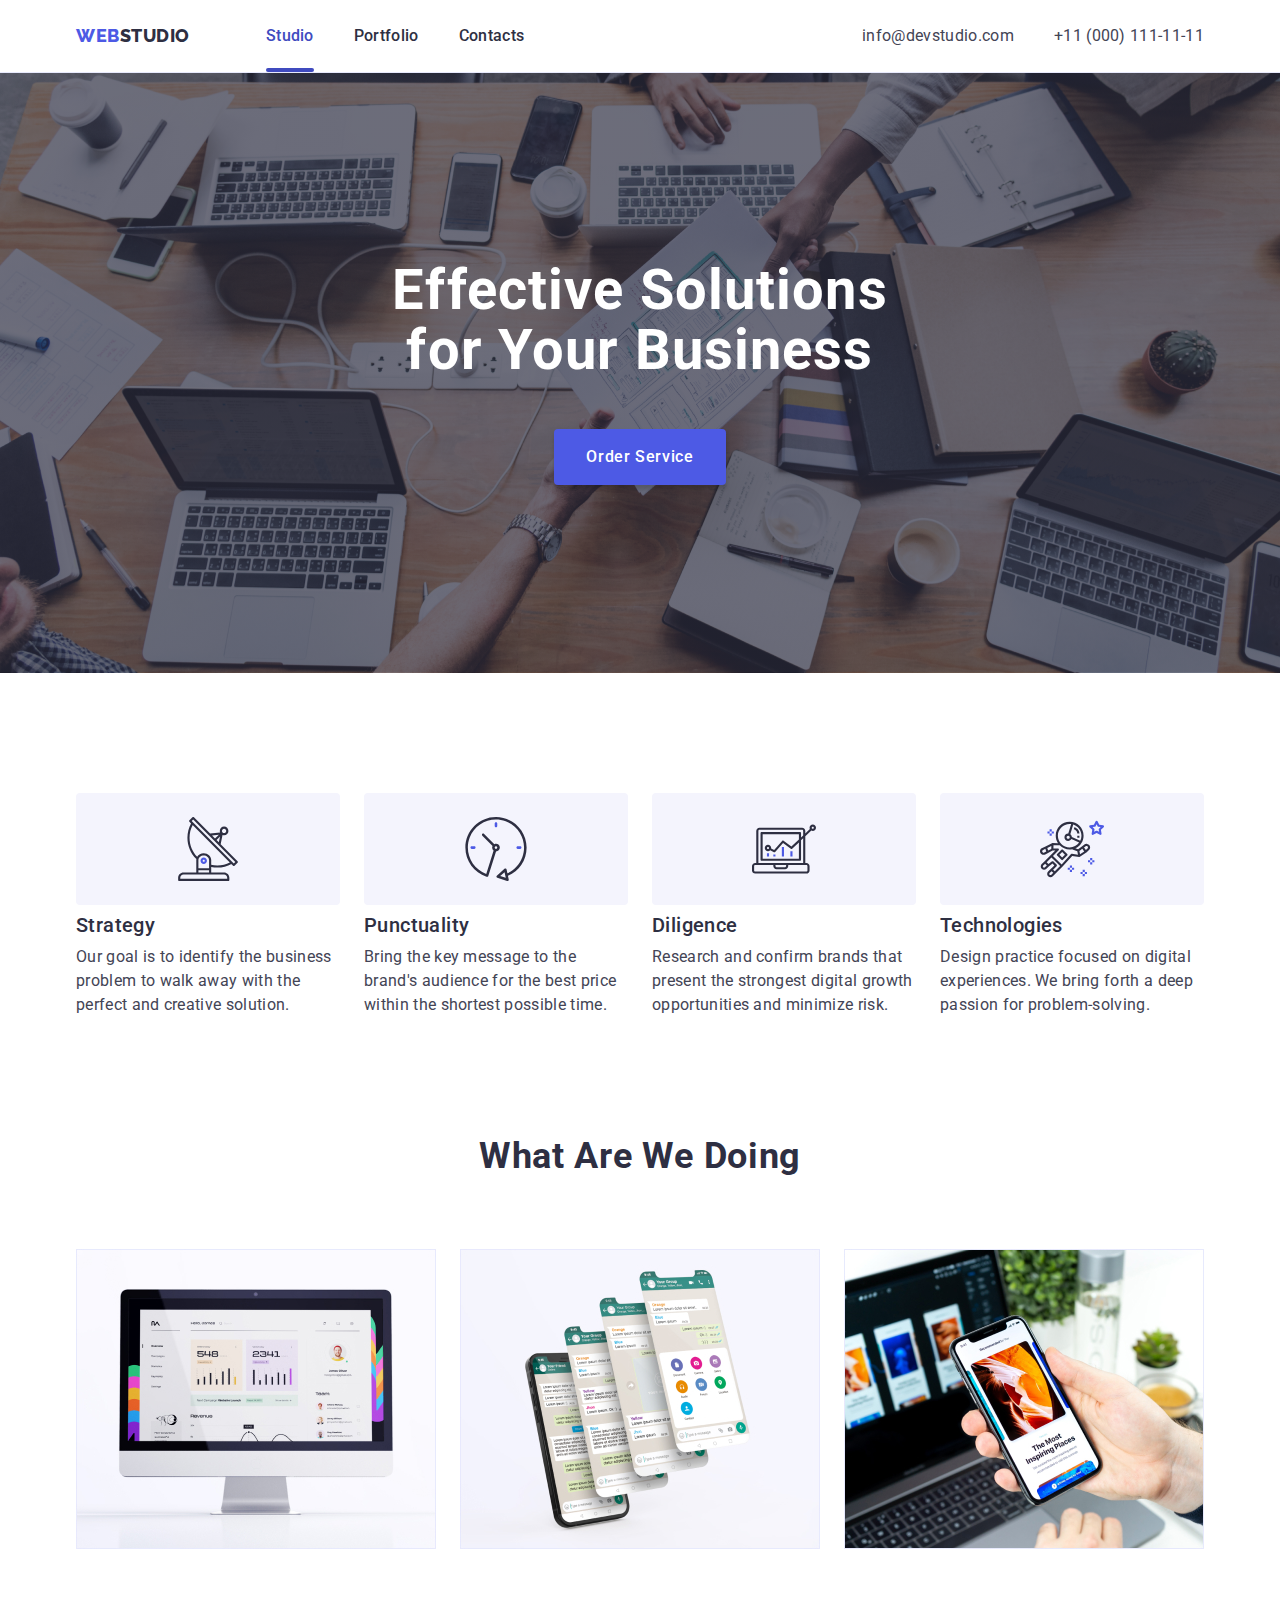
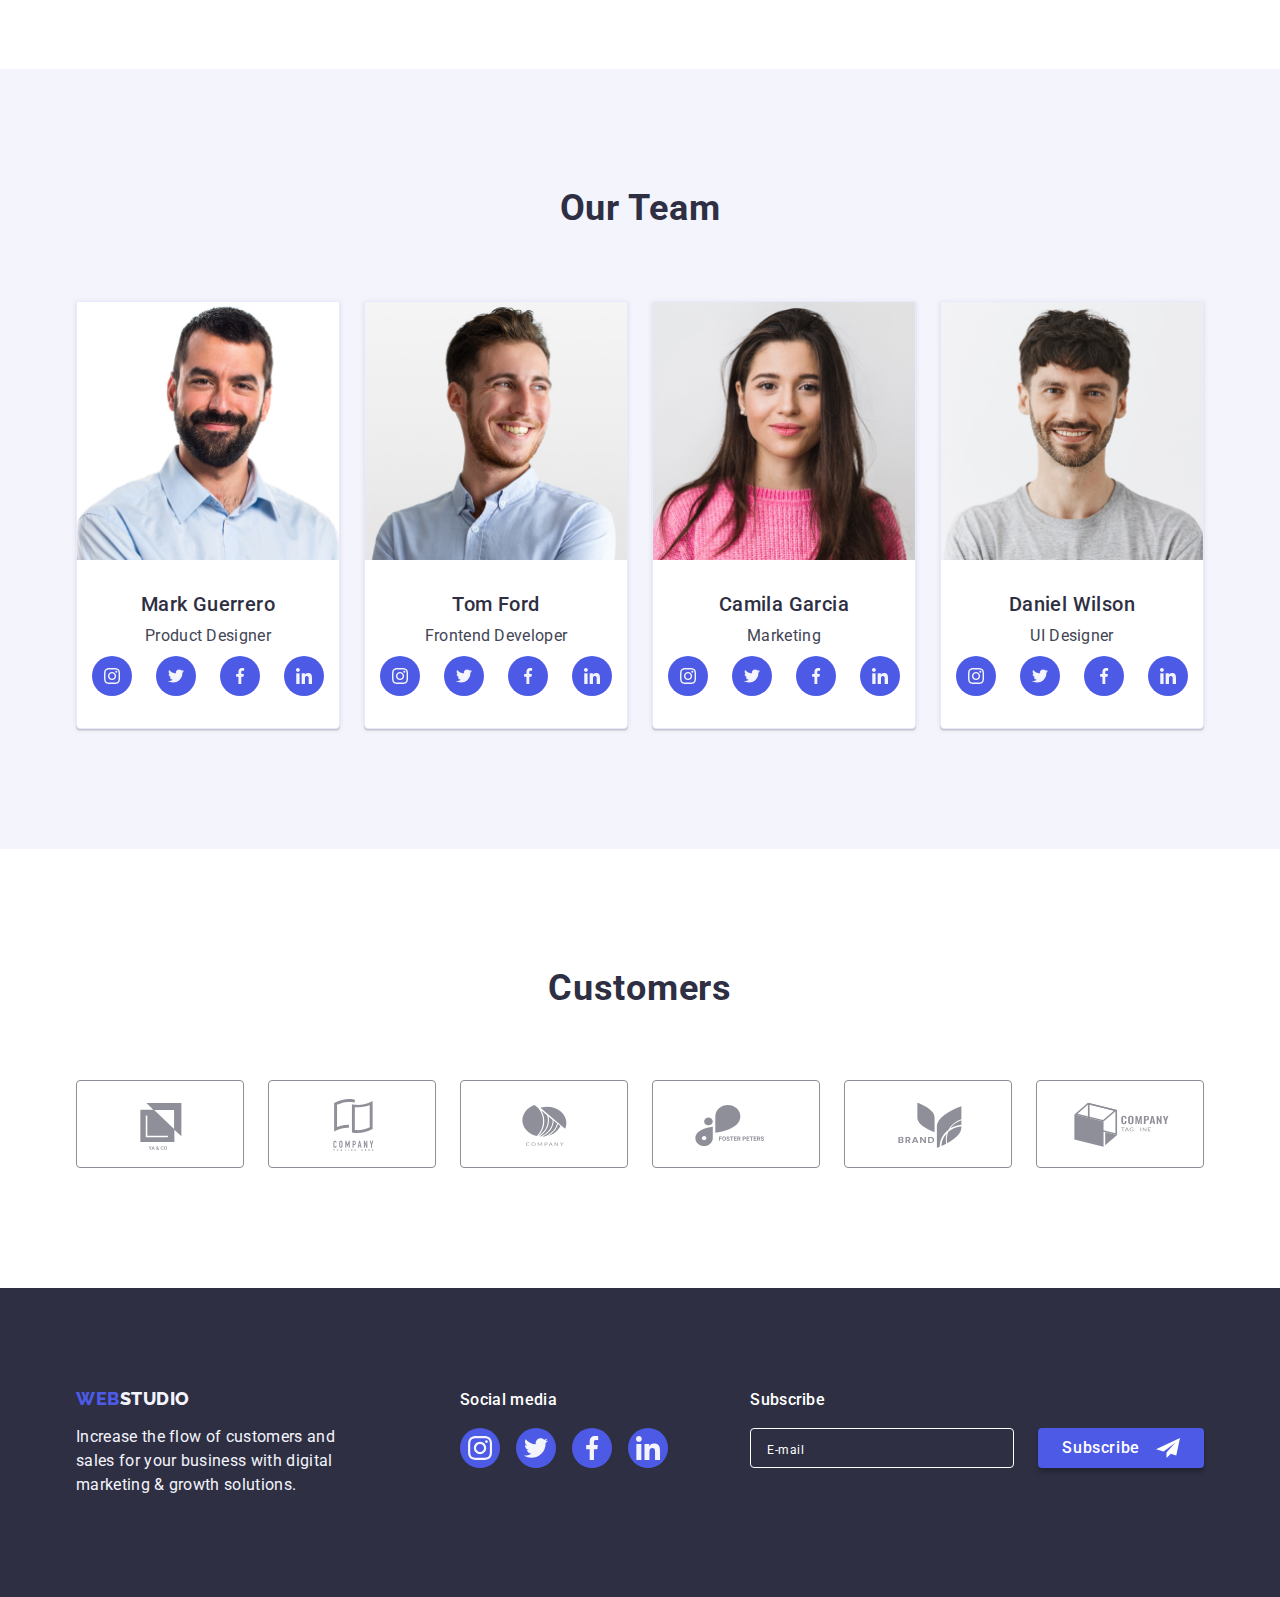
<file: index.html>
<!DOCTYPE html>
<html lang="en">
  <head>
    <meta charset="UTF-8" />
    <meta http-equiv="X-UA-Compatible" content="IE=edge" />
    <meta name="viewport" content="width=device-width, initial-scale=1.0" />
    <title>Webstudio</title>
    <link rel="preconnect" href="https://fonts.googleapis.com" />
    <link rel="preconnect" href="https://fonts.gstatic.com" crossorigin />
    <link
      href="https://fonts.googleapis.com/css2?family=Raleway:wght@800&family=Roboto:wght@400;500;700&display=swap"
      rel="stylesheet"
    />
    <link
      rel="stylesheet"
      href="https://cdn.jsdelivr.net/npm/modern-normalize@1.1.0/modern-normalize.min.css"
    />
    <link rel="stylesheet" href="./css/styles.css" />
  </head>
  <body>
    <!-- ========== HEADER ========== -->
    <header class="header">
      <div class="container-header container">
        <nav class="header-nav">
          <a class="logo link" href="./index.html"
            >Web<span class="logo-part">Studio</span></a
          >
          <ul class="header-nav-list list">
            <li class="header-nav-item">
              <a class="header-nav-link link current" href="./index.html"
                >Studio</a
              >
            </li>
            <li class="header-nav-item">
              <a class="header-nav-link link" href="./portfolio.html"
                >Portfolio</a
              >
            </li>
            <li class="header-nav-item">
              <a class="header-nav-link link" href="">Contacts</a>
            </li>
          </ul>
        </nav>
        <address class="header-contact">
          <ul class="header-contact-list list">
            <li class="header-contact-item">
              <a
                class="header-contact-link link"
                href="mailto:info@devstudio.com"
                >info@devstudio.com</a
              >
            </li>
            <li class="header-contact-item">
              <a class="header-contact-link link" href="tel:+110001111111"
                >+11 (000) 111-11-11</a
              >
            </li>
          </ul>
        </address>
      </div>
    </header>
    <!-- ========== MAIN ========== -->
    <main>
      <!-- ========== SECTION ONE ========== -->
      <section class="hero">
        <div class="container">
          <h1 class="hero-title">Effective Solutions for Your Business</h1>
          <button class="main-btn" type="button" data-modal-open>
            Order Service
          </button>
        </div>
      </section>
      <!-- ========== SECTION TWO ========== -->
      <section class="our-actions">
        <div class="container">
          <h2 hidden class="our-actions-title">Our actions</h2>
          <ul class="our-actions-list list">
            <li class="our-actions-item">
              <div class="our-actions-container">
                <svg width="64" height="64">
                  <use href="./images/icon.svg#icon-antenna"></use>
                </svg>
              </div>
              <h3 class="our-actions-subtitle">Strategy</h3>
              <p class="our-actions-description">
                Our goal is to identify the business problem to walk away with
                the perfect and creative solution.
              </p>
            </li>
            <li class="our-actions-item">
              <div class="our-actions-container">
                <svg width="64" height="64">
                  <use href="./images/icon.svg#icon-clock"></use>
                </svg>
              </div>
              <h3 class="our-actions-subtitle">Punctuality</h3>
              <p class="our-actions-description">
                Bring the key message to the brand's audience for the best price
                within the shortest possible time.
              </p>
            </li>
            <li class="our-actions-item">
              <div class="our-actions-container">
                <svg width="64" height="64">
                  <use href="./images/icon.svg#icon-diagram"></use>
                </svg>
              </div>
              <h3 class="our-actions-subtitle">Diligence</h3>
              <p class="our-actions-description">
                Research and confirm brands that present the strongest digital
                growth opportunities and minimize risk.
              </p>
            </li>
            <li class="our-actions-item">
              <div class="our-actions-container">
                <svg width="64" height="64">
                  <use href="./images/icon.svg#icon-astronaut"></use>
                </svg>
              </div>
              <h3 class="our-actions-subtitle">Technologies</h3>
              <p class="our-actions-description">
                Design practice focused on digital experiences. We bring forth a
                deep passion for problem-solving.
              </p>
            </li>
          </ul>
        </div>
      </section>
      <!-- ========== SECTION THREE ========== -->
      <section class="we-doing">
        <div class="container">
          <h2 class="we-doing-title">What are we doing</h2>
          <ul class="we-doing-list list">
            <li class="we-doing-item">
              <img
                src="./images/desktop.jpg"
                alt="Desktop"
                width="360"
                height="300"
              />
            </li>
            <li class="we-doing-item">
              <img
                src="./images/screens.jpg"
                alt="Screens"
                width="360"
                height="300"
              />
            </li>
            <li class="we-doing-item">
              <img
                src="./images/phone.jpg"
                alt="Phone"
                width="360"
                height="300"
              />
            </li>
          </ul>
        </div>
      </section>
      <!-- ========== SECTION FOUR ========== -->
      <section class="our-team">
        <div class="container">
          <h2 class="our-team-title">Our Team</h2>
          <ul class="our-team-list list">
            <li class="our-team-item">
              <img
                src="./images/mark.jpg"
                alt="Smiling guy"
                width="264"
                height="260"
              />
              <div class="our-team-card">
                <h3 class="our-team-subtitle">Mark Guerrero</h3>
                <p class="our-team-description">Product Designer</p>
                <ul class="our-team-social-list list">
                  <li class="our-team-social-list-item">
                    <a href="" class="our-team-social-list-link link">
                      <svg
                        class="our-team-social-list-icon"
                        width="16"
                        height="16"
                      >
                        <use href="./images/icon.svg#icon-instagram"></use>
                      </svg>
                    </a>
                  </li>
                  <li class="our-team-social-list-item">
                    <a href="" class="our-team-social-list-link link">
                      <svg
                        class="our-team-social-list-icon"
                        width="16"
                        height="16"
                      >
                        <use href="./images/icon.svg#icon-twitter"></use>
                      </svg>
                    </a>
                  </li>
                  <li class="our-team-social-list-item">
                    <a href="" class="our-team-social-list-link link">
                      <svg
                        class="our-team-social-list-icon"
                        width="16"
                        height="16"
                      >
                        <use href="./images/icon.svg#icon-facebook"></use>
                      </svg>
                    </a>
                  </li>
                  <li class="our-team-social-list-item">
                    <a href="" class="our-team-social-list-link link">
                      <svg
                        class="our-team-social-list-icon"
                        width="16"
                        height="16"
                      >
                        <use href="./images/icon.svg#icon-linkedin"></use>
                      </svg>
                    </a>
                  </li>
                </ul>
              </div>
            </li>
            <li class="our-team-item">
              <img
                src="./images/tom.jpg"
                alt="Smiling guy"
                width="264"
                height="260"
              />
              <div class="our-team-card">
                <h3 class="our-team-subtitle">Tom Ford</h3>
                <p class="our-team-description">Frontend Developer</p>
                <ul class="our-team-social-list list">
                  <li class="our-team-social-list-item">
                    <a href="" class="our-team-social-list-link link">
                      <svg
                        class="our-team-social-list-icon"
                        width="16"
                        height="16"
                      >
                        <use href="./images/icon.svg#icon-instagram"></use>
                      </svg>
                    </a>
                  </li>
                  <li class="our-team-social-list-item">
                    <a href="" class="our-team-social-list-link link">
                      <svg
                        class="our-team-social-list-icon"
                        width="16"
                        height="16"
                      >
                        <use href="./images/icon.svg#icon-twitter"></use>
                      </svg>
                    </a>
                  </li>
                  <li class="our-team-social-list-item">
                    <a href="" class="our-team-social-list-link link">
                      <svg
                        class="our-team-social-list-icon"
                        width="16"
                        height="16"
                      >
                        <use href="./images/icon.svg#icon-facebook"></use>
                      </svg>
                    </a>
                  </li>
                  <li class="our-team-social-list-item">
                    <a href="" class="our-team-social-list-link link">
                      <svg
                        class="our-team-social-list-icon"
                        width="16"
                        height="16"
                      >
                        <use href="./images/icon.svg#icon-linkedin"></use>
                      </svg>
                    </a>
                  </li>
                </ul>
              </div>
            </li>
            <li class="our-team-item">
              <img
                src="./images/camila.jpg"
                alt="Preety girl"
                width="264"
                height="260"
              />
              <div class="our-team-card">
                <h3 class="our-team-subtitle">Camila Garcia</h3>
                <p class="our-team-description">Marketing</p>
                <ul class="our-team-social-list list">
                  <li class="our-team-social-list-item">
                    <a href="" class="our-team-social-list-link link">
                      <svg
                        class="our-team-social-list-icon"
                        width="16"
                        height="16"
                      >
                        <use href="./images/icon.svg#icon-instagram"></use>
                      </svg>
                    </a>
                  </li>
                  <li class="our-team-social-list-item">
                    <a href="" class="our-team-social-list-link link">
                      <svg
                        class="our-team-social-list-icon"
                        width="16"
                        height="16"
                      >
                        <use href="./images/icon.svg#icon-twitter"></use>
                      </svg>
                    </a>
                  </li>
                  <li class="our-team-social-list-item">
                    <a href="" class="our-team-social-list-link link">
                      <svg
                        class="our-team-social-list-icon"
                        width="16"
                        height="16"
                      >
                        <use href="./images/icon.svg#icon-facebook"></use>
                      </svg>
                    </a>
                  </li>
                  <li class="our-team-social-list-item">
                    <a href="" class="our-team-social-list-link link">
                      <svg
                        class="our-team-social-list-icon"
                        width="16"
                        height="16"
                      >
                        <use href="./images/icon.svg#icon-linkedin"></use>
                      </svg>
                    </a>
                  </li>
                </ul>
              </div>
            </li>
            <li class="our-team-item">
              <img
                src="./images/daniel.jpg"
                alt="Smiling guy"
                width="264"
                height="260"
              />
              <div class="our-team-card">
                <h3 class="our-team-subtitle">Daniel Wilson</h3>
                <p class="our-team-description">UI Designer</p>
                <ul class="our-team-social-list list">
                  <li class="our-team-social-list-item">
                    <a href="" class="our-team-social-list-link link">
                      <svg
                        class="our-team-social-list-icon"
                        width="16"
                        height="16"
                      >
                        <use href="./images/icon.svg#icon-instagram"></use>
                      </svg>
                    </a>
                  </li>
                  <li class="our-team-social-list-item">
                    <a href="" class="our-team-social-list-link link">
                      <svg
                        class="our-team-social-list-icon"
                        width="16"
                        height="16"
                      >
                        <use href="./images/icon.svg#icon-twitter"></use>
                      </svg>
                    </a>
                  </li>
                  <li class="our-team-social-list-item">
                    <a href="" class="our-team-social-list-link link">
                      <svg
                        class="our-team-social-list-icon"
                        width="16"
                        height="16"
                      >
                        <use href="./images/icon.svg#icon-facebook"></use>
                      </svg>
                    </a>
                  </li>
                  <li class="our-team-social-list-item">
                    <a href="" class="our-team-social-list-link link">
                      <svg
                        class="our-team-social-list-icon"
                        width="16"
                        height="16"
                      >
                        <use href="./images/icon.svg#icon-linkedin"></use>
                      </svg>
                    </a>
                  </li>
                </ul>
              </div>
            </li>
          </ul>
        </div>
      </section>
      <!-- ========== SECTION FIVE ========== -->
      <section class="customers">
        <div class="container">
          <h2 class="customers-title">Customers</h2>
          <ul class="customers-list list">
            <li class="customers-item">
              <a class="customers-link link" href="">
                <svg class="customers-icon" width="104" height="56">
                  <use href="./images/icon.svg#icon-logo_1"></use>
                </svg>
              </a>
            </li>
            <li class="customers-item">
              <a class="customers-link link" href="">
                <svg class="customers-icon" width="104" height="56">
                  <use href="./images/icon.svg#icon-logo_2"></use>
                </svg>
              </a>
            </li>
            <li class="customers-item">
              <a class="customers-link link" href="">
                <svg class="customers-icon" width="104" height="56">
                  <use href="./images/icon.svg#icon-logo_3"></use>
                </svg>
              </a>
            </li>
            <li class="customers-item">
              <a class="customers-link link" href="">
                <svg class="customers-icon" width="104" height="56">
                  <use href="./images/icon.svg#icon-logo_4"></use>
                </svg>
              </a>
            </li>
            <li class="customers-item">
              <a class="customers-link link" href="">
                <svg class="customers-icon" width="104" height="56">
                  <use href="./images/icon.svg#icon-logo_5"></use>
                </svg>
              </a>
            </li>
            <li class="customers-item">
              <a class="customers-link link" href="">
                <svg class="customers-icon" width="104" height="56">
                  <use href="./images/icon.svg#icon-logo_6"></use>
                </svg>
              </a>
            </li>
          </ul>
        </div>
      </section>
    </main>
    <!-- ========== FOOTER ========== -->
    <footer class="footer">
      <div class="footer-container container">
        <div class="footer-logo-description">
          <a class="logo-footer logo link" href="./index.html"
            >Web<span class="logo-part-footer">Studio</span></a
          >
          <p class="footer-description">
            Increase the flow of customers and sales for your business with
            digital marketing & growth solutions.
          </p>
        </div>
        <div class="footer-social-media">
          <p class="footer-description-media">Social media</p>
          <ul class="footer-social-media-list list">
            <li class="footer-social-media-item">
              <a class="footer-social-media-link" href="">
                <svg class="footer-social-media-icon" width="24" height="24">
                  <use href="./images/icon.svg#icon-instagram"></use>
                </svg>
              </a>
            </li>
            <li class="footer-social-media-item">
              <a class="footer-social-media-link" href="">
                <svg class="footer-social-media-icon" width="24" height="24">
                  <use href="./images/icon.svg#icon-twitter"></use>
                </svg>
              </a>
            </li>
            <li class="footer-social-media-item">
              <a class="footer-social-media-link" href="">
                <svg class="footer-social-media-icon" width="24" height="24">
                  <use href="./images/icon.svg#icon-facebook"></use>
                </svg>
              </a>
            </li>
            <li class="footer-social-media-item">
              <a class="footer-social-media-link" href="">
                <svg class="footer-social-media-icon" width="24" height="24">
                  <use href="./images/icon.svg#icon-linkedin"></use>
                </svg>
              </a>
            </li>
          </ul>
        </div>
        <div class="footer-subscribe">
          <p class="footer-subscribe-text">Subscribe</p>
          <form class="footer-subscribe-form">
            <input
              class="footer-subscribe-input"
              type="email"
              name="email"
              id="in-email"
              placeholder="E-mail"
            />
            <button class="footer-subscribe-btn" type="submit">
              Subscribe
              <svg class="footer-subscribe-icon" width="24" height="24">
                <use href="./images/icon.svg#subscribe"></use>
              </svg>
            </button>
          </form>
        </div>
      </div>
    </footer>
    <!-- ========== MODAL ========== -->
    <div class="backdrop is-hidden" data-modal>
      <div class="modal">
        <button class="modal-close-btn" type="button" data-modal-close>
          <svg class="modal-close-btn-icon" width="8" height="8">
            <use href="./images/icon.svg#icon-close-modal"></use>
          </svg>
        </button>
        <p class="modal-text">Leave your contacts and we will call you back</p>
        <form class="modal-form">
          <label class="modal-form-field">
            <span class="modal-form-input-desc">Name</span>
            <span class="modal-form-input-wrapper">
              <input
                class="modal-form-input"
                type="text"
                name="user_name"
                required
                pattern="^[a-zA-Za-яА-Я]+$"
                minlength="2"
                title="Name must be two words separated by space."
              />
              <svg class="modal-input-icon" width="18" height="24">
                <use href="./images/icon.svg#icon-person"></use>
              </svg>
            </span>
          </label>
          <label class="modal-form-field">
            <span class="modal-form-input-desc">Phone</span>
            <span class="modal-form-input-wrapper">
              <input
                class="modal-form-input"
                type="tel"
                name="user_phone"
                required
                pattern="[0-9]{3}-[0-9]{3}-[0-9]{2}-[0-9]{2}"
                title="xxx-xxx-xx-xx"
              />
              <svg class="modal-input-icon" width="18" height="24">
                <use href="./images/icon.svg#icon-phone"></use>
              </svg>
            </span>
          </label>
          <label class="modal-form-field">
            <span class="modal-form-input-desc">Email</span>
            <span class="modal-form-input-wrapper">
              <input
                class="modal-form-input"
                type="email"
                name="user_email"
                required
                pattern="^(?=.*\d)(?=.*[a-z])(?=.*[A-Z])(?!.*\s).*$/"
                title="Please include at least 1 uppercase character, 1 lowercase character, and 1 number."
              />
              <svg class="modal-input-icon" width="18" height="24">
                <use href="./images/icon.svg#icon-email"></use>
              </svg>
            </span>
          </label>
          <label class="modal-form-field">
            <span class="modal-form-input-desc">Comment</span>
            <textarea
              class="modal-form-message"
              name="user_message"
              placeholder="Text input"
            ></textarea>
          </label>
          <input
            class="custom-checkbox"
            type="checkbox"
            id="user-policy"
            name="user_policy"
          />
          <label class="fake-checkbox" for="user-policy">
            <span class="text-checkbox"
              >I accept the terms and conditions of the&nbsp;</span
            >
            <a class="text-link" href="">Privacy Policy</a>
          </label>
          <button class="modal-form-submit-btn" type="submit">Send</button>
        </form>
      </div>
    </div>
    <script src="./js/modal.js"></script>
  </body>
</html>
</file>
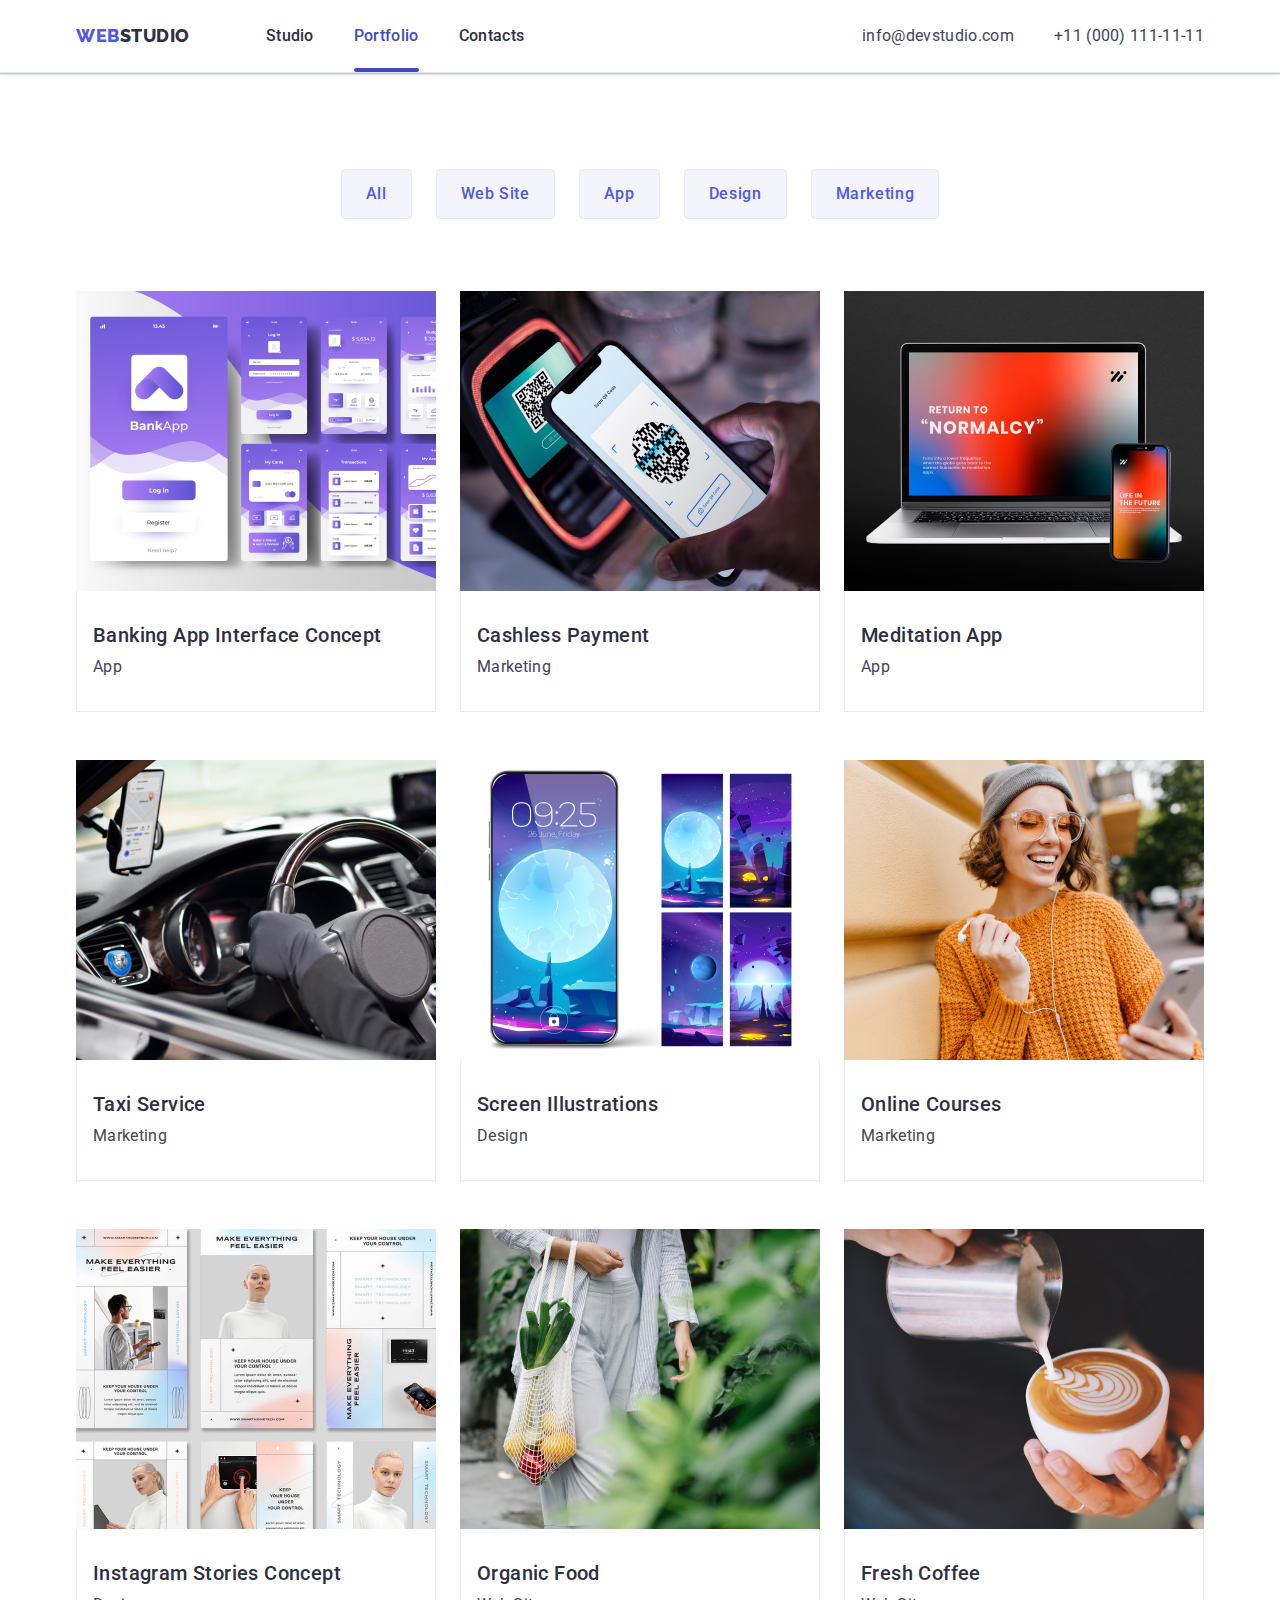
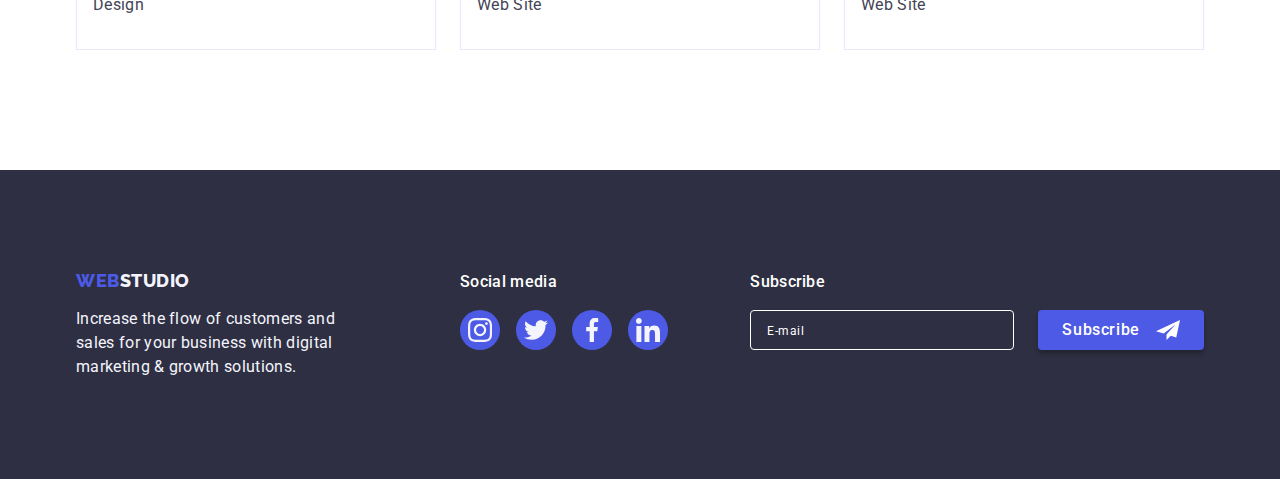
<file: portfolio.html>
<!DOCTYPE html>
<html lang="en">
  <head>
    <meta charset="UTF-8" />
    <meta http-equiv="X-UA-Compatible" content="IE=edge" />
    <meta name="viewport" content="width=device-width, initial-scale=1.0" />
    <title>Webstudio</title>
    <link rel="preconnect" href="https://fonts.googleapis.com" />
    <link rel="preconnect" href="https://fonts.gstatic.com" crossorigin />
    <link
      href="https://fonts.googleapis.com/css2?family=Raleway:wght@800&family=Roboto:wght@400;500;700&display=swap"
      rel="stylesheet"
    />
    <link
      rel="stylesheet"
      href="https://cdn.jsdelivr.net/npm/modern-normalize@1.1.0/modern-normalize.min.css"
    />
    <link rel="stylesheet" href="./css/styles.css" />
  </head>
  <body>
    <!-- ========== HEADER ========== -->
    <header class="header">
      <div class="container-header container">
        <nav class="header-nav">
          <a class="logo link" href="./index.html"
            >Web<span class="logo-part">Studio</span></a
          >
          <ul class="header-nav-list list">
            <li class="header-nav-item">
              <a class="header-nav-link link" href="./index.html">Studio</a>
            </li>
            <li class="header-nav-item">
              <a class="header-nav-link link current" href="./portfolio.html"
                >Portfolio</a
              >
            </li>
            <li class="header-nav-item">
              <a class="header-nav-link link" href="">Contacts</a>
            </li>
          </ul>
        </nav>
        <address class="header-contact">
          <ul class="header-contact-list list">
            <li class="header-contact-item">
              <a
                class="header-contact-link link"
                href="mailto:info@devstudio.com"
                >info@devstudio.com</a
              >
            </li>
            <li class="header-contact-item">
              <a class="header-contact-link link" href="tel:+110001111111"
                >+11 (000) 111-11-11</a
              >
            </li>
          </ul>
        </address>
      </div>
    </header>
    <!-- ========== MAIN ========== -->
    <main>
      <section class="portfolio">
        <div class="container">
          <h1 hidden>Buttons Portfolio</h1>
          <ul class="portfolio-btn-list list">
            <li class="portfolio-btn-item">
              <button type="button" class="portfolio-btn">All</button>
            </li>
            <li class="portfolio-btn-item">
              <button type="button" class="portfolio-btn">Web Site</button>
            </li>
            <li class="portfolio-btn-item">
              <button type="button" class="portfolio-btn">App</button>
            </li>
            <li class="portfolio-btn-item">
              <button type="button" class="portfolio-btn">Design</button>
            </li>
            <li class="portfolio-btn-item">
              <button type="button" class="portfolio-btn">Marketing</button>
            </li>
          </ul>
          <ul class="portfolio-list list">
            <li class="portfolio-item">
              <a href="" class="portfolio-link link">
                <div class="portfolio-box">
                  <img
                    src="./images/img_portfolio/banking.jpg"
                    alt="Banking interface"
                    width="360"
                    height="300"
                  />
                  <p class="portfolio-overlay">
                    14 Stylish and User-Friendly App Design Concepts · Task
                    Manager App · Calorie Tracker App · Exotic Fruit Ecommerce
                    App · Cloud Storage App
                  </p>
                </div>
                <div class="portfolio-card">
                  <h2 class="portfolio-subtitle">
                    Banking App Interface Concept
                  </h2>
                  <p class="portfolio-description">App</p>
                </div>
              </a>
            </li>
            <li class="portfolio-item">
              <a href="" class="portfolio-link link">
                <div class="portfolio-box">
                  <img
                    src="./images/img_portfolio/cashless.jpg"
                    alt="Cashless payment"
                    width="360"
                    height="300"
                  />
                  <p class="portfolio-overlay">
                    14 Stylish and User-Friendly App Design Concepts · Task
                    Manager App · Calorie Tracker App · Exotic Fruit Ecommerce
                    App · Cloud Storage App
                  </p>
                </div>
                <div class="portfolio-card">
                  <h2 class="portfolio-subtitle">Cashless Payment</h2>
                  <p class="portfolio-description">Marketing</p>
                </div>
              </a>
            </li>
            <li class="portfolio-item">
              <a href="" class="portfolio-link link">
                <div class="portfolio-box">
                  <img
                    src="./images/img_portfolio/meditation.jpg"
                    alt="Meditation"
                    width="360"
                    height="300"
                  />
                  <p class="portfolio-overlay">
                    14 Stylish and User-Friendly App Design Concepts · Task
                    Manager App · Calorie Tracker App · Exotic Fruit Ecommerce
                    App · Cloud Storage App
                  </p>
                </div>
                <div class="portfolio-card">
                  <h2 class="portfolio-subtitle">Meditation App</h2>
                  <p class="portfolio-description">App</p>
                </div>
              </a>
            </li>
            <li class="portfolio-item">
              <a href="" class="portfolio-link link">
                <div class="portfolio-box">
                  <img
                    src="./images/img_portfolio/taxi.jpg"
                    alt="Taxi"
                    width="360"
                    height="300"
                  />
                  <p class="portfolio-overlay">
                    14 Stylish and User-Friendly App Design Concepts · Task
                    Manager App · Calorie Tracker App · Exotic Fruit Ecommerce
                    App · Cloud Storage App
                  </p>
                </div>
                <div class="portfolio-card">
                  <h2 class="portfolio-subtitle">Taxi Service</h2>
                  <p class="portfolio-description">Marketing</p>
                </div>
              </a>
            </li>
            <li class="portfolio-item">
              <a href="" class="portfolio-link link">
                <div class="portfolio-box">
                  <img
                    src="./images/img_portfolio/screen.jpg"
                    alt="Screen"
                    width="360"
                    height="300"
                  />
                  <p class="portfolio-overlay">
                    14 Stylish and User-Friendly App Design Concepts · Task
                    Manager App · Calorie Tracker App · Exotic Fruit Ecommerce
                    App · Cloud Storage App
                  </p>
                </div>
                <div class="portfolio-card">
                  <h2 class="portfolio-subtitle">Screen Illustrations</h2>
                  <p class="portfolio-description">Design</p>
                </div>
              </a>
            </li>
            <li class="portfolio-item">
              <a href="" class="portfolio-link link">
                <div class="portfolio-box">
                  <img
                    src="./images/img_portfolio/online_courses.jpg"
                    alt="Online courses"
                    width="360"
                    height="300"
                  />
                  <p class="portfolio-overlay">
                    14 Stylish and User-Friendly App Design Concepts · Task
                    Manager App · Calorie Tracker App · Exotic Fruit Ecommerce
                    App · Cloud Storage App
                  </p>
                </div>
                <div class="portfolio-card">
                  <h2 class="portfolio-subtitle">Online Courses</h2>
                  <p class="portfolio-description">Marketing</p>
                </div>
              </a>
            </li>
            <li class="portfolio-item">
              <a href="" class="portfolio-link link">
                <div class="portfolio-box">
                  <img
                    src="./images/img_portfolio/instagram.jpg"
                    alt="Stories concept"
                    width="360"
                    height="300"
                  />
                  <p class="portfolio-overlay">
                    14 Stylish and User-Friendly App Design Concepts · Task
                    Manager App · Calorie Tracker App · Exotic Fruit Ecommerce
                    App · Cloud Storage App
                  </p>
                </div>
                <div class="portfolio-card">
                  <h2 class="portfolio-subtitle">Instagram Stories Concept</h2>
                  <p class="portfolio-description">Design</p>
                </div>
              </a>
            </li>
            <li class="portfolio-item">
              <a href="" class="portfolio-link link">
                <div class="portfolio-box">
                  <img
                    src="./images/img_portfolio/organic_food.jpg"
                    alt="Organic food"
                    width="360"
                    height="300"
                  />
                  <p class="portfolio-overlay">
                    14 Stylish and User-Friendly App Design Concepts · Task
                    Manager App · Calorie Tracker App · Exotic Fruit Ecommerce
                    App · Cloud Storage App
                  </p>
                </div>
                <div class="portfolio-card">
                  <h2 class="portfolio-subtitle">Organic Food</h2>
                  <p class="portfolio-description">Web Site</p>
                </div>
              </a>
            </li>
            <li class="portfolio-item">
              <a href="" class="portfolio-link link">
                <div class="portfolio-box">
                  <img
                    src="./images/img_portfolio/coffee.jpg"
                    alt="Coffee"
                    width="360"
                    height="300"
                  />
                  <p class="portfolio-overlay">
                    14 Stylish and User-Friendly App Design Concepts · Task
                    Manager App · Calorie Tracker App · Exotic Fruit Ecommerce
                    App · Cloud Storage App
                  </p>
                </div>
                <div class="portfolio-card">
                  <h2 class="portfolio-subtitle">Fresh Coffee</h2>
                  <p class="portfolio-description">Web Site</p>
                </div>
              </a>
            </li>
          </ul>
        </div>
      </section>
    </main>
    <!-- ========== FOOTER ========== -->
    <footer class="footer">
      <div class="footer-container container">
        <div class="footer-logo-description">
          <a class="logo-footer logo link" href="./index.html"
            >Web<span class="logo-part-footer">Studio</span></a
          >
          <p class="footer-description">
            Increase the flow of customers and sales for your business with
            digital marketing & growth solutions.
          </p>
        </div>
        <div class="footer-social-media">
          <p class="footer-description-media">Social media</p>
          <ul class="footer-social-media-list list">
            <li class="footer-social-media-item">
              <a class="footer-social-media-link" href="">
                <svg class="footer-social-media-icon" width="24" height="24">
                  <use href="./images/icon.svg#icon-instagram"></use>
                </svg>
              </a>
            </li>
            <li class="footer-social-media-item">
              <a class="footer-social-media-link" href="">
                <svg class="footer-social-media-icon" width="24" height="24">
                  <use href="./images/icon.svg#icon-twitter"></use>
                </svg>
              </a>
            </li>
            <li class="footer-social-media-item">
              <a class="footer-social-media-link" href="">
                <svg class="footer-social-media-icon" width="24" height="24">
                  <use href="./images/icon.svg#icon-facebook"></use>
                </svg>
              </a>
            </li>
            <li class="footer-social-media-item">
              <a class="footer-social-media-link" href="">
                <svg class="footer-social-media-icon" width="24" height="24">
                  <use href="./images/icon.svg#icon-linkedin"></use>
                </svg>
              </a>
            </li>
          </ul>
        </div>
        <div class="footer-subscribe">
          <p class="footer-subscribe-text">Subscribe</p>
          <form class="footer-subscribe-form">
            <input
              class="footer-subscribe-input"
              type="email"
              name="email"
              id="in-email"
              placeholder="E-mail"
            />
            <button class="footer-subscribe-btn" type="submit">
              Subscribe
              <svg class="footer-subscribe-icon" width="24" height="24">
                <use href="./images/icon.svg#subscribe"></use>
              </svg>
            </button>
          </form>
        </div>
      </div>
    </footer>
  </body>
</html>
</file>
<file: css/styles.css>
/* ========== BASE ========== */

:root {
  --main-font: 'Roboto', sans-serif;
  --secondary-font: 'Raleway', sans-serif;
  --main-text-color: #434455;
  --secondary-text-color: #2e2f42;
  --accent-color: #404bbf;
  --accent-background-color: #4d5ae5;
  --secondary-accent-background-color: #2e2f42;
  --white-color: #ffffff;
  --cloud-color: #f4f4fd;
  --border-color: #e7e9fc;
  --light-slate-color: #8e8f99;
  --footer-socials-color: #31d0aa;
  --modal-color: #fcfcfc;
  --transition-duration-and-func: 250ms cubic-bezier(0.4, 0, 0.2, 1);
}

html {
  box-sizing: border-box;
}

*,
*::before,
*::after {
  box-sizing: inherit;
}

body {
  font-family: 'Roboto', sans-serif;
  font-size: 16px;
  color: var(--main-text-color);
  background-color: var(--white-color);
}

.list {
  list-style: none;
}

.link {
  text-decoration: none;
}

h1,
h2,
h3,
h4,
p {
  margin-top: 0;
  margin-bottom: 0;
}

ul,
ol {
  margin-top: 0;
  margin-bottom: 0;
  padding-left: 0;
}

img {
  display: block;
  max-width: 100%;
  height: auto;
}

button {
  cursor: pointer;
}

/* ========== HEADER ========== */

.header {
  border-bottom: 1px solid var(--border-color);
  box-shadow: 0px 2px 1px rgba(46, 47, 66, 0.08),
    0px 1px 1px rgba(46, 47, 66, 0.16), 0px 1px 6px rgba(46, 47, 66, 0.08);
}

.container-header {
  display: flex;
  align-items: center;
}

.container {
  width: 1158px;
  padding: 0 15px;
  margin: 0 auto;
}

.logo {
  font-family: 'Raleway', sans-serif;
  font-weight: 800;
  font-size: 18px;
  line-height: 1.17;
  letter-spacing: 0.03em;
  text-transform: uppercase;
  color: var(--accent-background-color);
  margin-right: 76px;
}

.logo-part {
  color: var(--secondary-text-color);
}

.header-nav {
  display: flex;
  align-items: center;
  margin-right: auto;
}

.header-nav-list {
  display: flex;
  align-items: center;
  margin-right: auto;
  gap: 40px;
}

.header-nav-link {
  font-weight: 500;
  line-height: 1.5;
  letter-spacing: 0.02em;
  color: var(--secondary-text-color);
  display: flex;
  padding: 24px 0;
  position: relative;
  transition: color var(--transition-duration-and-func);
}

.header-nav-link:hover,
.header-nav-link:focus {
  color: var(--accent-color);
}

.header-nav-link::after {
  content: '';
  display: block;
  width: 100%;
  height: 4px;
  border-radius: 2px;
  position: absolute;
  bottom: 0;
  left: 0;
  opacity: 1;
  transition: color var(--transition-duration-and-func);
}

.header-nav-link.current {
  color: var(--accent-color);
}

.header-nav-link.current::after {
  background-color: var(--accent-color);
}

.header-contact-list {
  display: flex;
  gap: 40px;
}

.header-contact-link {
  font-style: normal;
  line-height: 1.5;
  letter-spacing: 0.02em;
  color: var(--main-text-color);
  display: flex;
  gap: 40px;
  transition: color var(--transition-duration-and-func);
}

.header-contact-link:hover,
.header-contact-link:focus {
  color: var(--accent-color);
}

/* ========== MAIN ========== */

/* ========== SECTION ONE ========== */

.hero {
  background: linear-gradient(rgba(46, 47, 66, 0.7), rgba(46, 47, 66, 0.7)),
    url(../images/img_background/people_office.jpg);
  background-repeat: no-repeat;
  background-position: center;
  background-size: cover;
  max-width: 1440px;
  padding: 188px 0;
  margin: auto;
}

.hero-title {
  font-weight: 700;
  font-size: 56px;
  line-height: 1.07;
  text-align: center;
  letter-spacing: 0.02em;
  color: var(--white-color);
  max-width: 496px;
  margin: 0 auto 48px;
}

.main-btn {
  font-family: inherit;
  font-weight: 500;
  font-size: 16px;
  line-height: 1.5;
  letter-spacing: 0.04em;
  color: var(--white-color);
  background-color: var(--accent-background-color);
  display: block;
  min-width: 169px;
  height: 56px;
  cursor: pointer;
  border: none;
  border-radius: 4px;
  padding: 16px 32px;
  align-items: center;
  margin: 0 auto;
  box-shadow: 0px 4px 4px rgba(0, 0, 0, 0.15);
  transition: background-color var(--transition-duration-and-func);
}

.main-btn:hover,
.main-btn:focus {
  background-color: var(--accent-color);
}

/* ========== SECTION TWO ========== */

.our-actions {
  padding: 120px 0;
}

.our-actions-title {
  font-weight: 500;
  font-size: 20px;
  line-height: 1.2;
  letter-spacing: 0.02em;
}

.our-actions-list {
  display: flex;
  gap: 24px;
}

.our-actions-item {
  width: calc((100% - 72px) / 4);
}

.our-actions-container {
  display: flex;
  justify-content: center;
  align-items: center;
  width: 264px;
  height: 112px;
  background-color: var(--cloud-color);
  margin-bottom: 8px;
  border-radius: 4px;
}

.our-actions-subtitle {
  font-weight: 500;
  font-size: 20px;
  line-height: 1.2;
  letter-spacing: 0.02em;
  color: var(--secondary-text-color);
  margin-bottom: 8px;
}

.our-actions-description {
  font-size: 16px;
  font-weight: 400;
  line-height: 1.5;
  letter-spacing: 0.02em;
  color: var(--main-text-color);
}

/* ========== SECTION THREE ========== */

.we-doing {
  padding-bottom: 120px;
}

.we-doing-title {
  font-size: 36px;
  line-height: 1.11;
  text-align: center;
  letter-spacing: 0.02em;
  text-transform: capitalize;
  color: var(--secondary-text-color);
  margin-bottom: 72px;
}

.we-doing-list {
  display: flex;
  gap: 24px;
}

.we-doing-item {
  width: calc((100% - 48px) / 3);
}

/* ========== SECTION FOUR ========== */

.our-team {
  background-color: var(--cloud-color);
  padding: 120px 0;
}

.our-team-title {
  font-size: 36px;
  line-height: 1.11;
  text-align: center;
  letter-spacing: 0.02em;
  text-transform: capitalize;
  color: var(--secondary-text-color);
  margin-bottom: 72px;
}

.our-team-list {
  display: flex;
  gap: 24px;
}

.our-team-item {
  line-height: 1.2;
  letter-spacing: 0.02em;
  background-color: var(--white-color);
  border-radius: 0px 0px 4px 4px;
  border: 1px solid var(--border-color);
  width: calc((100% - 72px) / 4);
  box-shadow: 0px 1px 6px rgba(46, 47, 66, 0.08),
    0px 1px 1px rgba(46, 47, 66, 0.16), 0px 2px 1px rgba(46, 47, 66, 0.08);
}

.our-team-card {
  padding: 32px 0;
  border-top: none;
}

.our-team-subtitle {
  font-weight: 500;
  font-size: 20px;
  line-height: 1.2;
  letter-spacing: 0.02em;
  color: var(--secondary-text-color);
  text-align: center;
  margin-bottom: 8px;
}

.our-team-description {
  font-size: 16px;
  font-weight: 400;
  line-height: 1.5;
  letter-spacing: 0.02em;
  color: var(--main-text-color);
  text-align: center;
}

.our-team-social-list {
  display: flex;
  justify-content: center;
  gap: 24px;
  margin-top: 8px;
}

.our-team-social-list-item {
  width: 40px;
  height: 40px;
}

.our-team-social-list-link {
  display: flex;
  justify-content: center;
  align-items: center;
  width: 100%;
  height: 100%;
  border-radius: 50%;
  background-color: var(--accent-background-color);
  transition: background-color var(--transition-duration-and-func);
}

.our-team-social-list-link:hover,
.our-team-social-list-link:focus {
  background-color: var(--accent-color);
}

.our-team-social-list-icon {
  fill: var(--cloud-color);
}
/* ========== SECTION FIVE ==========*/

.customers {
  padding-top: 120px;
  padding-bottom: 120px;
}

.customers-title {
  font-size: 36px;
  line-height: 1.1;
  text-align: center;
  letter-spacing: 0.02em;
  text-transform: capitalize;
  color: var(--secondary-text-color);
  margin-bottom: 72px;
}

.customers-list {
  display: flex;
  justify-content: center;
  align-items: center;
  gap: 24px;
}

.customers-item {
  width: calc((100% - 120px) / 6);
}

.customers-link {
  display: flex;
  justify-content: center;
  align-items: center;
  width: 168px;
  height: 88px;
  border-radius: 4px;
  color: var(--light-slate-color);
  border: 1px solid var(--light-slate-color);
  transition: color var(--transition-duration-and-func),
    border var(--transition-duration-and-func);
}

.customers-icon {
  fill: currentColor;
}

.customers-link:hover,
.customers-link:focus {
  color: var(--accent-color);
  border-color: var(--accent-color);
}

/* ========== FOOTER ========== */

.footer {
  background-color: var(--secondary-accent-background-color);
  padding: 100px 0;
}

.footer-container {
  display: flex;
  align-items: baseline;
}

.logo-footer {
  display: inline-block;
  margin-bottom: 16px;
}

.logo-part-footer {
  color: var(--cloud-color);
}

.footer-description {
  font-size: 16px;
  font-weight: 400;
  line-height: 1.5;
  letter-spacing: 0.02em;
  color: var(--cloud-color);
  max-width: 264px;
}

.footer-social-media {
  margin-left: 120px;
}

.footer-description-media {
  font-weight: 500;
  font-size: 16px;
  line-height: 1.5;
  letter-spacing: 0.02em;
  color: var(--white-color);
  margin-bottom: 16px;
}

.footer-social-media-list {
  display: flex;
  gap: 16px;
}

.footer-social-media-item {
  width: 40px;
  height: 40px;
}

.footer-social-media-link {
  width: 100%;
  height: 100%;
  background-color: var(--accent-background-color);
  border-radius: 50%;
  display: flex;
  align-items: center;
  justify-content: center;
  transition: background-color var(--transition-duration-and-func);
}

.footer-social-media-link:hover,
.footer-social-media-link:focus {
  background-color: var(--footer-socials-color);
}

.footer-social-media-icon {
  fill: var(--cloud-color);
}

.footer-subscribe {
  margin-left: auto;
}

.footer-subscribe-text {
  font-weight: 500;
  line-height: 1.5;
  letter-spacing: 0.02em;
  color: var(--white-color);
  margin-bottom: 16px;
}

.footer-subscribe-input {
  width: 264px;
  height: 40px;
  border: 1px solid var(--white-color);
  border-radius: 4px;
  background-color: var(--secondary-accent-background-color);
  color: var(--white-color);
  cursor: pointer;
  padding: 8px 16px;
}

.footer-subscribe-input::placeholder {
  display: flex;
  align-items: center;
  font-weight: 400;
  font-size: 12px;
  line-height: 2;
  letter-spacing: 0.04em;
  color: var(--white-color);
}

.footer-subscribe-btn {
  display: flex;
  justify-content: center;
  align-items: center;
  padding: 8px 24px;
  gap: 16px;
  min-width: 165px;
  height: 40px;
  font-family: inherit;
  font-weight: 500;
  letter-spacing: 0.04em;
  line-height: 1.5;
  border: none;
  border-radius: 4px;
  box-shadow: 0px 4px 4px rgba(0, 0, 0, 0.25);
  color: var(--white-color);
  background-color: var(--accent-background-color);
  transition: background-color var(--transition-duration-and-func);
}

.footer-subscribe-btn:hover,
.footer-subscribe-btn:focus {
  background-color: var(--accent-color);
}

.footer-subscribe-form {
  display: flex;
  gap: 24px;
}
/* ========== PORTFOLIO ========== */

.portfolio {
  padding-top: 96px;
  padding-bottom: 120px;
}

.portfolio-btn-list {
  display: flex;
  gap: 24px;
  justify-content: center;
  margin-bottom: 72px;
}

.portfolio-btn {
  font-family: inherit;
  font-weight: 500;
  font-size: 16px;
  line-height: 1.5;
  letter-spacing: 0.04em;
  color: var(--accent-background-color);
  background-color: var(--cloud-color);
  cursor: pointer;
  border-radius: 4px;
  border: none;
  padding: 12px 24px;
  border: 1px solid var(--border-color);
  transition: color var(--transition-duration-and-func),
    background-color var(--transition-duration-and-func),
    border var(--transition-duration-and-func),
    box-shadow var(--transition-duration-and-func);
}

.portfolio-btn:hover,
.portfolio-btn:focus {
  color: var(--white-color);
  background-color: var(--accent-color);
  border: 1px solid transparent;
  box-shadow: 0px 3px 1px rgba(0, 0, 0, 0.1), 0px 2px 1px rgba(0, 0, 0, 0.08),
    0px 2px 2px rgba(0, 0, 0, 0.12);
}

.portfolio-list {
  display: flex;
  flex-wrap: wrap;
  column-gap: 24px;
  row-gap: 48px;
}

.portfolio-item {
  width: calc((100% - 48px) / 3);
}

.portfolio-link {
  display: block;
  transition: box-shadow var(--transition-duration-and-func);
}

.portfolio-link:hover,
.portfolio-link:focus {
  box-shadow: 0px 1px 6px rgba(46, 47, 66, 0.08),
    0px 1px 1px rgba(46, 47, 66, 0.16), 0px 2px 1px rgba(46, 47, 66, 0.08);
}

.portfolio-link:hover .portfolio-overlay,
.portfolio-link:focus .portfolio-overlay {
  transform: translate(0, 0);
}
.portfolio-card {
  padding: 32px 16px;
  border: 1px solid var(--border-color);
  border-top: none;
}

.portfolio-box {
  position: relative;
  overflow: hidden;
}

.portfolio-overlay {
  left: 0;
  top: 0;
  width: 100%;
  height: 100%;
  padding-top: 40px;
  padding-right: 32px;
  padding-left: 32px;
  position: absolute;
  color: var(--cloud-color);
  background-color: var(--accent-background-color);
  line-height: 1.5;
  letter-spacing: 0.02em;
  transform: translate(0, 100%);
  transition: transform var(--transition-duration-and-func);
}

.portfolio-subtitle {
  font-weight: 500;
  font-size: 20px;
  line-height: 1.2;
  letter-spacing: 0.02em;
  color: var(--secondary-text-color);
  margin-bottom: 8px;
}

.portfolio-description {
  font-size: 16px;
  font-weight: 400;
  line-height: 1.5;
  letter-spacing: 0.02em;
  color: var(--main-text-color);
}

/* ========== MODAL ========== */

.backdrop {
  position: fixed;
  top: 0;
  left: 0;
  width: 100%;
  height: 100%;
  z-index: 100;
  background-color: rgba(46, 47, 66, 0.4);
  transition: opacity var(--transition-duration-and-func),
    visibility var(--transition-duration-and-func);
}

.backdrop.is-hidden {
  opacity: 0;
  visibility: hidden;
  pointer-events: none;
}

.modal {
  position: absolute;
  top: 50%;
  left: 50%;
  transform: translate(-50%, -50%) scale(1);
  width: 408px;
  padding: 72px 24px 24px;
  background-color: var(--modal-color);
  border-radius: 4px;
  box-shadow: 0px 1px 1px rgba(0, 0, 0, 0.14), 0px 1px 3px rgba(0, 0, 0, 0.12),
    0px 2px 1px rgba(0, 0, 0, 0.2);
}

.modal-close-btn {
  position: absolute;
  display: flex;
  justify-content: center;
  align-items: center;
  top: 24px;
  right: 24px;
  width: 24px;
  height: 24px;
  border-radius: 50%;
  background-color: var(--border-color);
  border: 1px solid rgba(0, 0, 0, 0.1);
}

.modal-close-btn:hover,
.modal-close-btn:focus {
  background-color: var(--accent-color);
}

.modal-close-btn-icon {
  transition: fill var(--transition-duration-and-func);
}

.modal-close-btn:hover .modal-close-btn-icon,
.modal-close-btn:focus .modal-close-btn-icon {
  fill: var(--white-color);
}

/* ========== MODAL FORM ========== */

.modal-text {
  font-weight: 500;
  line-height: 1.5;
  letter-spacing: 0.02em;
  color: var(--secondary-accent-background-color);
  text-align: center;
  margin-bottom: 16px;
}

.modal-form {
  display: flex;
  flex-direction: column;
}

.modal-form-field {
  margin-bottom: 8px;
}

.modal-form-input {
  width: 100%;
  height: 40px;
  border: 1px solid rgba(46, 47, 66, 0.4);
  border-radius: 4px;
  padding-left: 38px;
  transition: border var(--transition-duration-and-func);
}

.modal-form-input:focus {
  outline: none;
  border: 1px solid var(--accent-background-color);
}

.modal-form-input-desc {
  display: block;
  font-size: 12px;
  line-height: 1.16;
  color: var(--light-slate-color);
  margin-bottom: 4px;
}

.modal-form-input-wrapper {
  display: block;
  position: relative;
}

.modal-input-icon {
  display: block;
  position: absolute;
  top: 50%;
  top: 50%;
  left: 16px;
  transform: translateY(-50%);
  transition: fill var(--transition-duration-and-func);
}

.modal-form-input:focus + .modal-input-icon {
  fill: var(--accent-background-color);
}

.modal-form-message {
  resize: none;
  width: 100%;
  height: 120px;
  border: 1px solid rgba(46, 47, 66, 0.4);
  border-radius: 4px;
  padding: 8px 16px;
  transition: border var(--transition-duration-and-func);
}

.modal-form-message::placeholder {
  color: rgba(46, 47, 66, 0.4);
  font-weight: 400;
  font-size: 12px;
  line-height: 1.16;
}

.modal-form-message:focus {
  outline: none;
  border: 1px solid var(--accent-background-color);
}

.custom-checkbox {
  position: absolute;
  z-index: -1;
  opacity: 0;
}

.fake-checkbox {
  display: inline-flex;
  align-items: center;
  user-select: none;
  font-weight: 400;
  font-size: 12px;
  line-height: 1.16;
  color: var(--light-slate-color);
  margin-bottom: 24px;
  height: 16px;
}

.fake-checkbox::before {
  content: '';
  display: inline-block;
  width: 16px;
  height: 16px;
  border: 1px solid rgba(46, 47, 66, 0.4);
  border-radius: 2px;
  margin-right: 8px;
  cursor: pointer;
  background-position: center center;
  transition: border var(--transition-duration-and-func);
  border-color: var(--transition-duration-and-func);
}

.custom-checkbox:checked + .fake-checkbox::before {
  border: 1px solid rgba(46, 47, 66, 0.4);
  background-image: url(../images/click.svg);
}

.custom-checkbox:not(:disabled):not(:checked) + .fake-checkbox:hover::before {
  border-color: var(--accent-background-color);
}

.custom-checkbox:focus + .fake-checkbox::before {
  border: 1px solid rgba(46, 47, 66, 0.4);
}

.text-link {
  color: var(--accent-background-color);
}

.modal-form-submit-btn {
  font-weight: 500;
  line-height: 1.5;
  letter-spacing: 0.04em;
  color: var(--white-color);
  background-color: var(--accent-background-color);
  box-shadow: 0px 4px 4px rgba(0, 0, 0, 0.15);
  cursor: pointer;
  align-self: center;
  border-radius: 4px;
  min-width: 169px;
  height: 56px;
  border: none;
  transition: color var(--transition-duration-and-func),
    background-color var(--transition-duration-and-func),
    box-shadow var(--transition-duration-and-func);
}

.modal-form-submit-btn:hover,
.modal-form-submit-btn:focus {
  background-color: var(--accent-color);
  color: var(--white-color);
  box-shadow: 0px 4px 4px rgba(0, 0, 0, 0.15);
}
</file>
